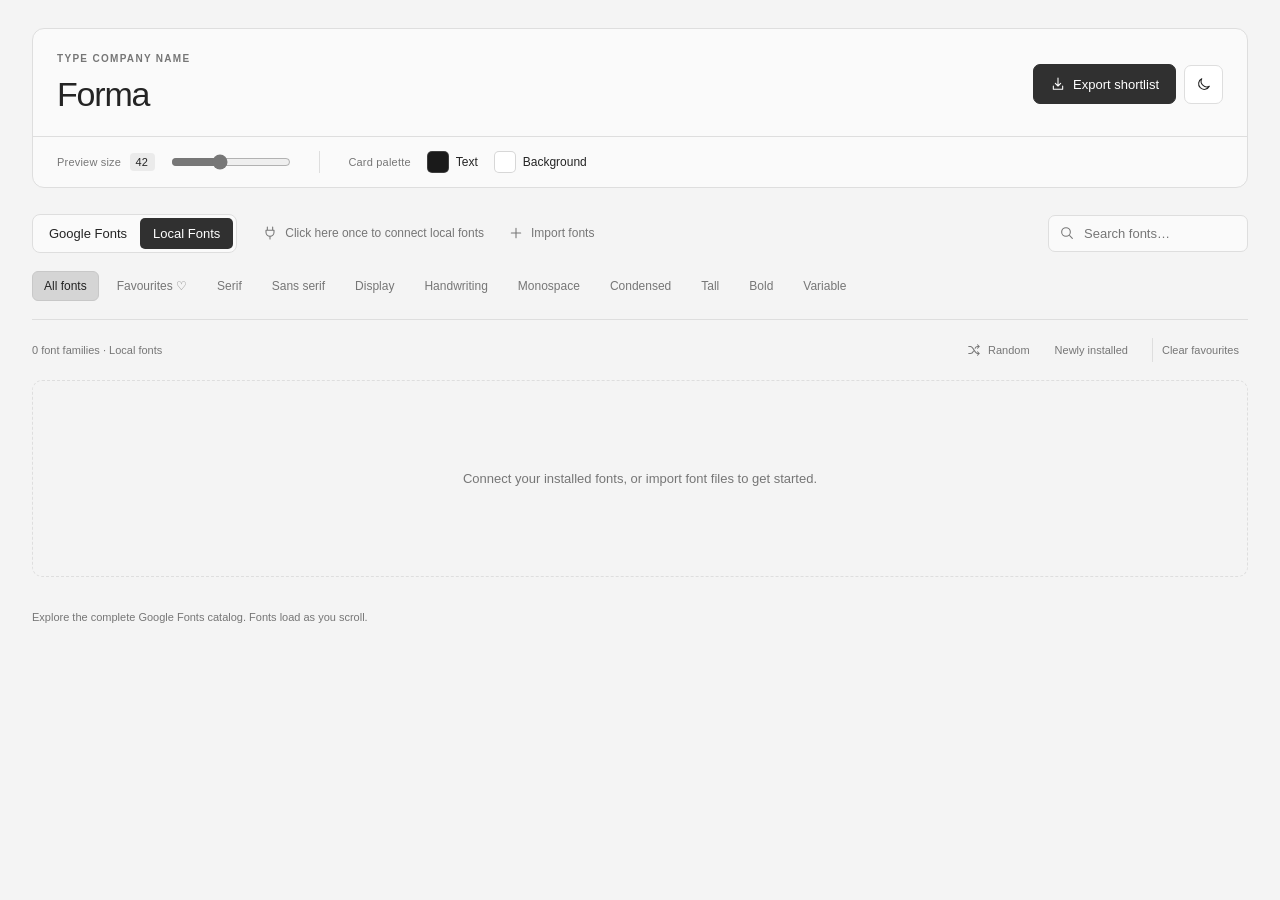
<file: Source Code/can-x20/outputs/Find My Type Portable/index.html>
<!doctype html><html lang="en"><head><meta charset="utf-8"><meta name="viewport" content="width=device-width,initial-scale=1"><title>Find My Type — Wordmark Studio</title><link rel="preconnect" href="https://fonts.googleapis.com"><link rel="preconnect" href="https://fonts.gstatic.com" crossorigin><style>
:root{--page:#f4f4f4;--panel:#fafafa;--ink:#242424;--muted:#767676;--line:#dedede;--control:#fff;--selected:#303030;--on-selected:#fff;--hover:#ebebeb}
*{box-sizing:border-box}body{margin:0;background:var(--page);color:var(--ink);font:13px -apple-system,BlinkMacSystemFont,"Segoe UI",sans-serif;-webkit-font-smoothing:antialiased}body.dark{--page:#161616;--panel:#202020;--ink:#ededed;--muted:#a0a0a0;--line:#393939;--control:#282828;--selected:#e2e2e2;--on-selected:#202020;--hover:#333}
button,input,select{font:inherit}button{cursor:pointer;display:inline-flex;align-items:center;justify-content:center;gap:7px;color:inherit;background:transparent;border:1px solid var(--line);border-radius:7px;padding:8px 12px;transition:background .15s,border-color .15s}button:hover{background:var(--hover)}button:disabled{opacity:.45;cursor:default}button svg,.search-wrap svg{width:16px;height:16px;flex:none}button:focus-visible,input:focus-visible,select:focus-visible{outline:2px solid #888;outline-offset:3px}.main{max-width:1920px;margin:auto;padding:28px 32px 20px}
.workspace{background:var(--panel);border:1px solid var(--line);border-radius:12px;margin-bottom:26px}.name-row{display:flex;align-items:center;gap:32px;padding:24px 24px 20px}.name-field{flex:1;min-width:0}.label{display:block;font-size:10px;font-weight:600;letter-spacing:1.3px;color:var(--muted);margin-bottom:9px}.word-input{display:block;width:100%;padding:0;background:transparent;border:0;color:var(--ink);font-size:34px;font-weight:500;letter-spacing:-1.2px;line-height:1.25;outline:none}.word-input:focus{outline:none}.name-field:focus-within .label{color:var(--ink)}.header-right{display:flex;gap:8px;align-items:center}#export{background:var(--selected);color:var(--on-selected);border-color:var(--selected);padding:11px 16px;font-weight:500}#export:hover{opacity:.85}#theme{width:39px;height:39px;padding:0;background:var(--control)}
.style-controls{display:flex;align-items:center;gap:28px;padding:14px 24px;border-top:1px solid var(--line)}.size-group{display:flex;align-items:center;gap:16px}.size-group .label,.palette-group .label{margin:0;letter-spacing:.2px;font-size:11px;font-weight:500;text-transform:none}.size-group .label span{display:inline-block;min-width:25px;padding:3px 5px;background:var(--hover);border-radius:4px;margin-left:6px;color:var(--ink);font-variant-numeric:tabular-nums}.size{width:120px;height:20px;margin:0;accent-color:#777}.palette-group{display:flex;align-items:center;gap:16px;padding-left:28px;border-left:1px solid var(--line)}.palette-row{display:flex;align-items:center;gap:16px}.color-wrap{display:inline-flex;align-items:center;gap:8px}.color-wrap input{width:22px;height:22px}.colour-control{display:inline-flex}.colour-trigger{padding:0;border:0;border-radius:3px;gap:7px;font-size:12px;background:transparent!important}.colour-chip{display:block;width:22px;height:22px;border:1px solid #8885;border-radius:5px}
.library-bar{display:flex;justify-content:space-between;align-items:center;gap:20px;margin-bottom:18px}.sources{display:flex;align-items:center;gap:6px;flex-wrap:wrap}.source-tabs{display:flex;padding:3px;background:var(--panel);border:1px solid var(--line);border-radius:8px;margin-right:10px}.source-tabs button{border:0;padding:8px 13px;border-radius:5px;font-weight:500}.source-tabs button.active{background:var(--selected);color:var(--on-selected)}#connect,#import{border-color:transparent;color:var(--muted);font-size:12px;padding:8px}#connect:hover,#import:hover{color:var(--ink)}.search-wrap{position:relative;display:flex;align-items:center;flex:0 0 200px}.search-wrap svg{position:absolute;left:11px;color:var(--muted);pointer-events:none}.search{width:100%;padding:10px 10px 10px 35px;background:var(--panel);color:var(--ink);border:1px solid var(--line);border-radius:7px;outline:none}.search::placeholder{color:var(--muted)}
.toolbar{border-bottom:1px solid var(--line);padding-bottom:18px;margin-bottom:14px}.filters{display:flex;gap:6px;flex-wrap:wrap}.filters button{font-size:12px;border-radius:6px;padding:7px 11px;border-color:transparent;color:var(--muted)}.filters button:hover{color:var(--ink)}.filters button.active{background:#d5d5d5;border-color:#c8c8c8;color:#222}body.dark .filters button.active{background:#484848;border-color:#555;color:#fff}.meta{display:flex;align-items:center;justify-content:space-between;gap:16px;margin-bottom:14px;min-height:32px;font-size:11px;color:var(--muted)}.meta-actions{display:flex;gap:14px;align-items:center}.sort-controls{display:flex;gap:5px}.sort-controls button{font-size:11px;padding:6px 9px;border-color:transparent}.sort-controls button.active{background:var(--hover);color:var(--ink);border-color:var(--line)}.sort-controls svg{width:14px;height:14px}#clear-favourites{font-size:11px;padding:6px 9px;border:0;border-left:1px solid var(--line);border-radius:0;color:var(--muted)}
.grid{display:grid;grid-template-columns:repeat(3,minmax(0,1fr));gap:16px}.card{position:relative;border:1px solid transparent;border-radius:10px;overflow:hidden;min-width:0;transition:border-color .15s,box-shadow .15s}.card:hover,.card:focus-within{border-color:#dcdcdc;box-shadow:0 4px 18px #00000004}body.dark .card:hover,body.dark .card:focus-within{border-color:#444}.card-head{height:57px;padding:15px 18px;display:flex;align-items:center;justify-content:space-between;gap:12px;opacity:.72}.card-head strong{font-size:12px;font-weight:500;line-height:1.4}.heart{padding:0;width:28px;height:28px;border:0;font-size:24px;flex:none;background:transparent}.heart.saved{color:inherit;opacity:1}.sample{height:220px;padding:15px;display:flex;flex-direction:column;justify-content:center;align-items:center;gap:25px;overflow:hidden}.sample div{white-space:nowrap;max-width:100%;line-height:1.2}.card-foot{padding:9px 18px;display:flex;justify-content:space-between;font-size:9px;letter-spacing:.5px;opacity:0;transition:opacity .15s}.options{padding:9px 14px 12px;display:flex;gap:8px;align-items:center;opacity:0;transition:opacity .15s;font-size:10px;border-top:1px solid #8882}.card:hover .card-foot,.card:focus-within .card-foot{opacity:.6}.card:hover .options,.card:focus-within .options{opacity:1}.options select{min-width:0;max-width:108px;border:1px solid #8884;background:transparent;color:inherit;border-radius:4px;padding:5px;font-size:10px}.options button{padding:4px 7px;border-color:#8884;border-radius:4px}.options label{display:flex;align-items:center;gap:5px;margin-left:auto}.options input{width:55px;accent-color:#888}.empty{grid-column:1/-1;padding:90px 20px;text-align:center;color:var(--muted);font-size:13px;border:1px dashed var(--line);border-radius:10px}.status{font-size:11px;color:var(--muted);padding:12px 0;line-height:1.6;min-height:32px}
.colour-popover{position:fixed;z-index:1000;padding:16px;background:var(--control);color:var(--ink);border:1px solid var(--line);border-radius:10px;box-shadow:0 10px 32px #0002}.colour-popover[hidden]{display:none}.picker-title{font-size:13px;font-weight:600;margin-bottom:12px}.picker-presets{display:grid;grid-template-columns:repeat(8,1fr);gap:5px;margin-bottom:14px}.picker-preset{width:23px;height:23px;border:1px solid #8885;border-radius:4px;padding:0}.picker-field{display:flex;align-items:center;justify-content:space-between;gap:10px;font-size:11px;margin:10px 0}.picker-field input[type=range]{width:140px;accent-color:#777}.picker-hex{width:140px;padding:6px;border:1px solid var(--line);border-radius:4px;background:transparent;color:inherit}.picker-done{width:100%;margin-top:8px;padding:7px}
@media(min-width:1600px){.grid{grid-template-columns:repeat(4,minmax(0,1fr))}}@media(max-width:1150px){.library-bar{align-items:flex-start}.sources{gap:3px}.source-tabs{margin-right:3px}#connect{max-width:185px;text-align:left;line-height:1.4}.search-wrap{flex-basis:180px}.main{padding:24px}.grid{gap:12px}.options{gap:5px;padding-inline:10px}.options select{max-width:90px}.options input{width:45px}}@media(max-width:900px){.grid{grid-template-columns:repeat(2,minmax(0,1fr))}.library-bar{flex-wrap:wrap}.search-wrap{flex:1;max-width:300px}.style-controls{gap:18px}.palette-group{padding-left:18px}.name-row{gap:20px}.word-input{font-size:30px}}@media(max-width:600px){.main{padding:16px}.name-row{padding:18px;flex-wrap:wrap}.header-right{margin-left:auto}.name-field{flex-basis:100%}.style-controls{padding:14px 18px;flex-wrap:wrap}.palette-group{padding-left:0;border:0}.sources{gap:6px}.source-tabs{width:100%;margin-right:0}.source-tabs button{flex:1}.search-wrap{max-width:none;flex-basis:100%}.meta{align-items:flex-start;flex-direction:column;gap:8px}.meta-actions{width:100%;justify-content:space-between;gap:5px}.grid{grid-template-columns:1fr}.sample{height:230px}.options{opacity:1}.options select{max-width:120px}.options input{width:70px}}@media(prefers-reduced-motion:reduce){*{transition:none!important}}
</style></head><body><main class="main"><section class="workspace" aria-label="Wordmark preview controls"><div class="name-row"><div class="name-field"><label class="label" for="word">TYPE COMPANY NAME</label><input id="word" class="word-input" value="Forma" placeholder="Type a company name" maxlength="100"></div><div class="header-right"><button id="export"><svg viewBox="0 0 24 24" fill="none" stroke="currentColor" stroke-width="1.6" stroke-linecap="round" stroke-linejoin="round" aria-hidden="true"><path d="M12 3v12m-4-4 4 4 4-4M5 15v5h14v-5"/></svg><span>Export shortlist</span></button><button id="theme" title="Switch light / dark theme" aria-label="Toggle dark mode"><svg viewBox="0 0 24 24" fill="none" stroke="currentColor" stroke-width="1.6" stroke-linecap="round" stroke-linejoin="round" aria-hidden="true"><path d="M20 15.4A8.5 8.5 0 0 1 8.6 4 8.5 8.5 0 1 0 20 15.4Z"/></svg></button></div></div><div class="style-controls"><div class="size-group"><label class="label" for="size">Preview size <span id="sizevalue">42</span></label><input id="size" class="size" type="range" min="18" max="80" value="42"></div><div class="palette-group"><span class="label">Card palette</span><div class="palette-row"><label class="color-wrap"><input id="ink" type="color" value="#252525">Text</label><label class="color-wrap"><input id="paper" type="color" value="#ffffff">Background</label></div></div></div></section><div class="library-bar"><nav class="sources" aria-label="Font source"><div class="source-tabs"><button data-source="google">Google Fonts</button><button data-source="local" class="active">Local Fonts</button></div><button id="connect"><svg viewBox="0 0 24 24" fill="none" stroke="currentColor" stroke-width="1.6" stroke-linecap="round" stroke-linejoin="round" aria-hidden="true"><path d="M8 3v5m8-5v5M6 8h12v3a6 6 0 0 1-12 0V8Zm6 9v4"/></svg><span>Click here once to connect local fonts</span></button><button id="import"><svg viewBox="0 0 24 24" fill="none" stroke="currentColor" stroke-width="1.6" stroke-linecap="round" stroke-linejoin="round" aria-hidden="true"><path d="M12 5v14M5 12h14"/></svg><span>Import fonts</span></button><input id="files" type="file" accept=".ttf,.otf,.woff,.woff2" multiple hidden></nav><label class="search-wrap"><svg viewBox="0 0 24 24" fill="none" stroke="currentColor" stroke-width="1.6" stroke-linecap="round" stroke-linejoin="round" aria-hidden="true"><circle cx="10.5" cy="10.5" r="6.5"/><path d="m16 16 4 4"/></svg><input id="search" class="search" placeholder="Search fonts…" aria-label="Search font names"></label></div><div class="toolbar"><div id="filters" class="filters" aria-label="Font category"></div></div><div class="meta"><span id="count"></span><div class="meta-actions"><div id="sort-controls" class="sort-controls" aria-label="Font sorting"></div><button id="clear-favourites">Clear favourites</button></div></div><div id="grid" class="grid"></div><div id="sentinel" style="height:20px"></div><div id="status" class="status" role="status"></div></main><script src="app.js?v=20261015-ui"></script></body></html>
</file>
